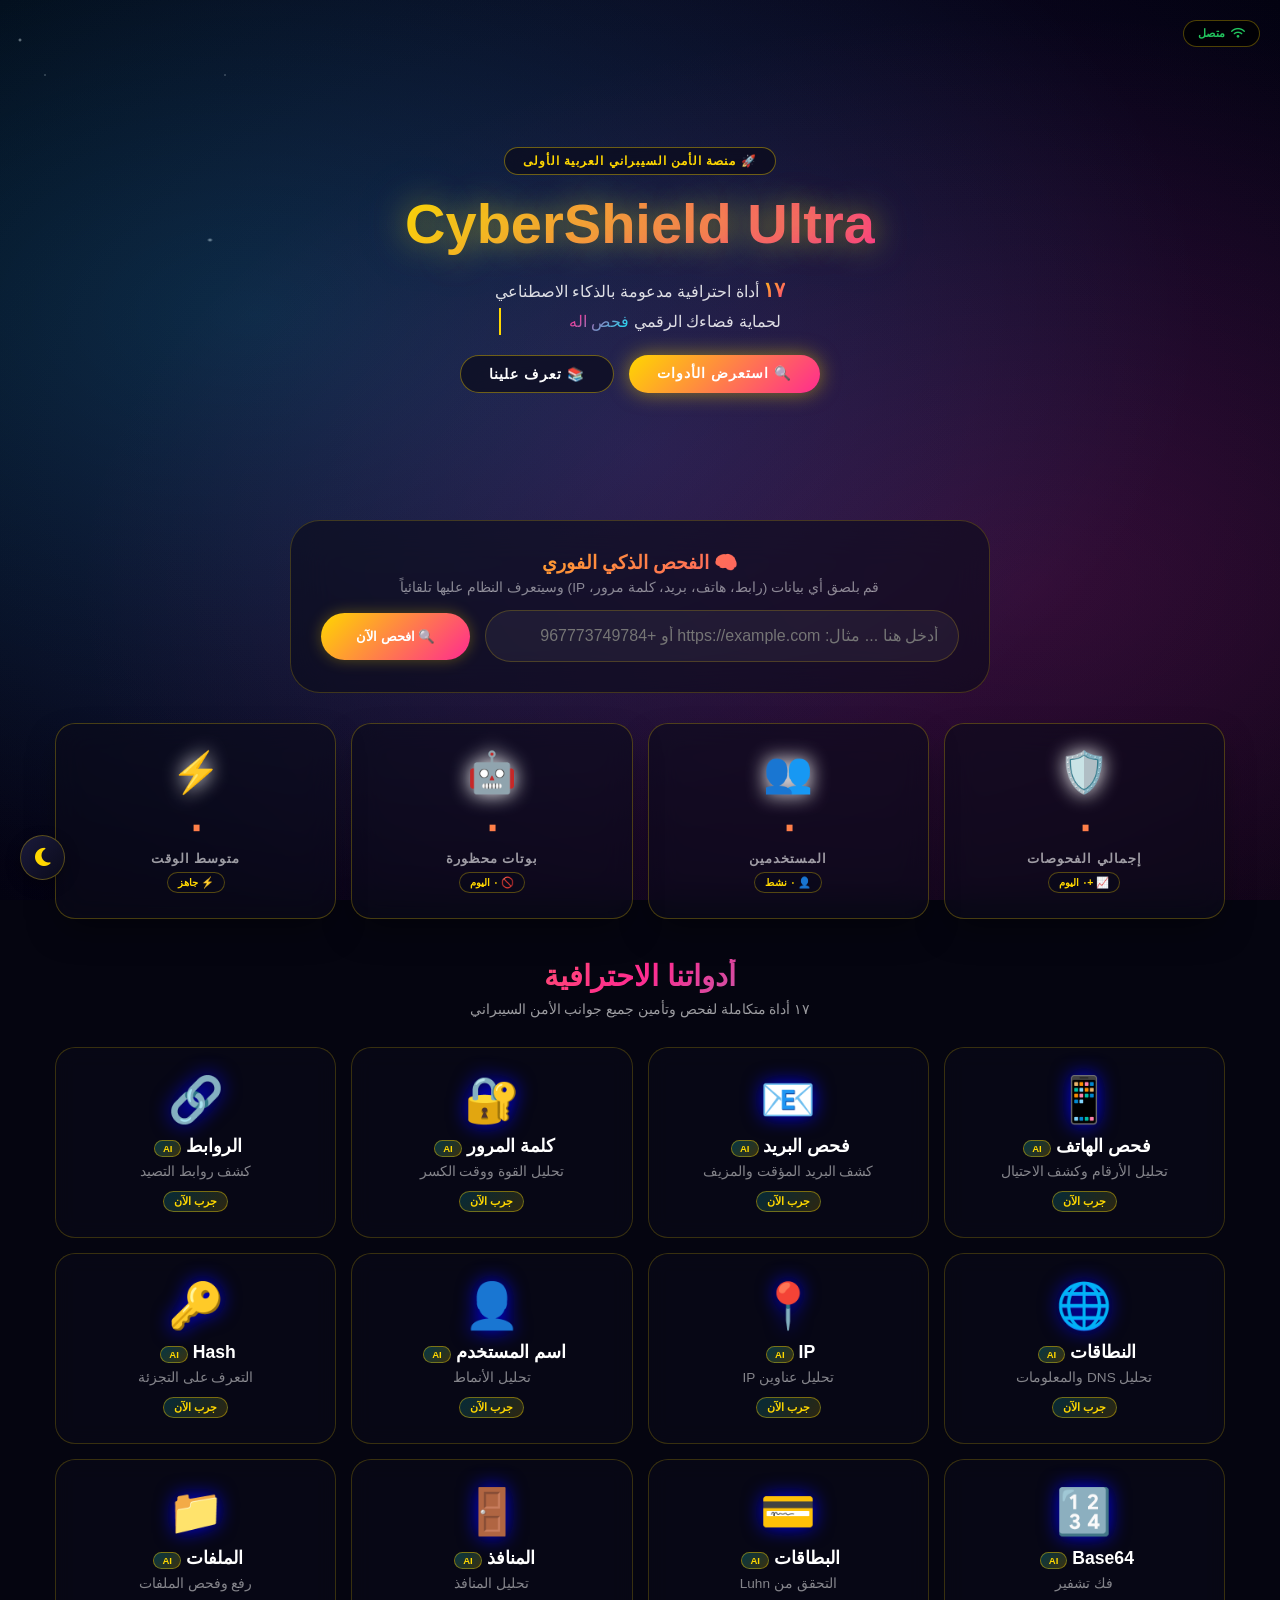
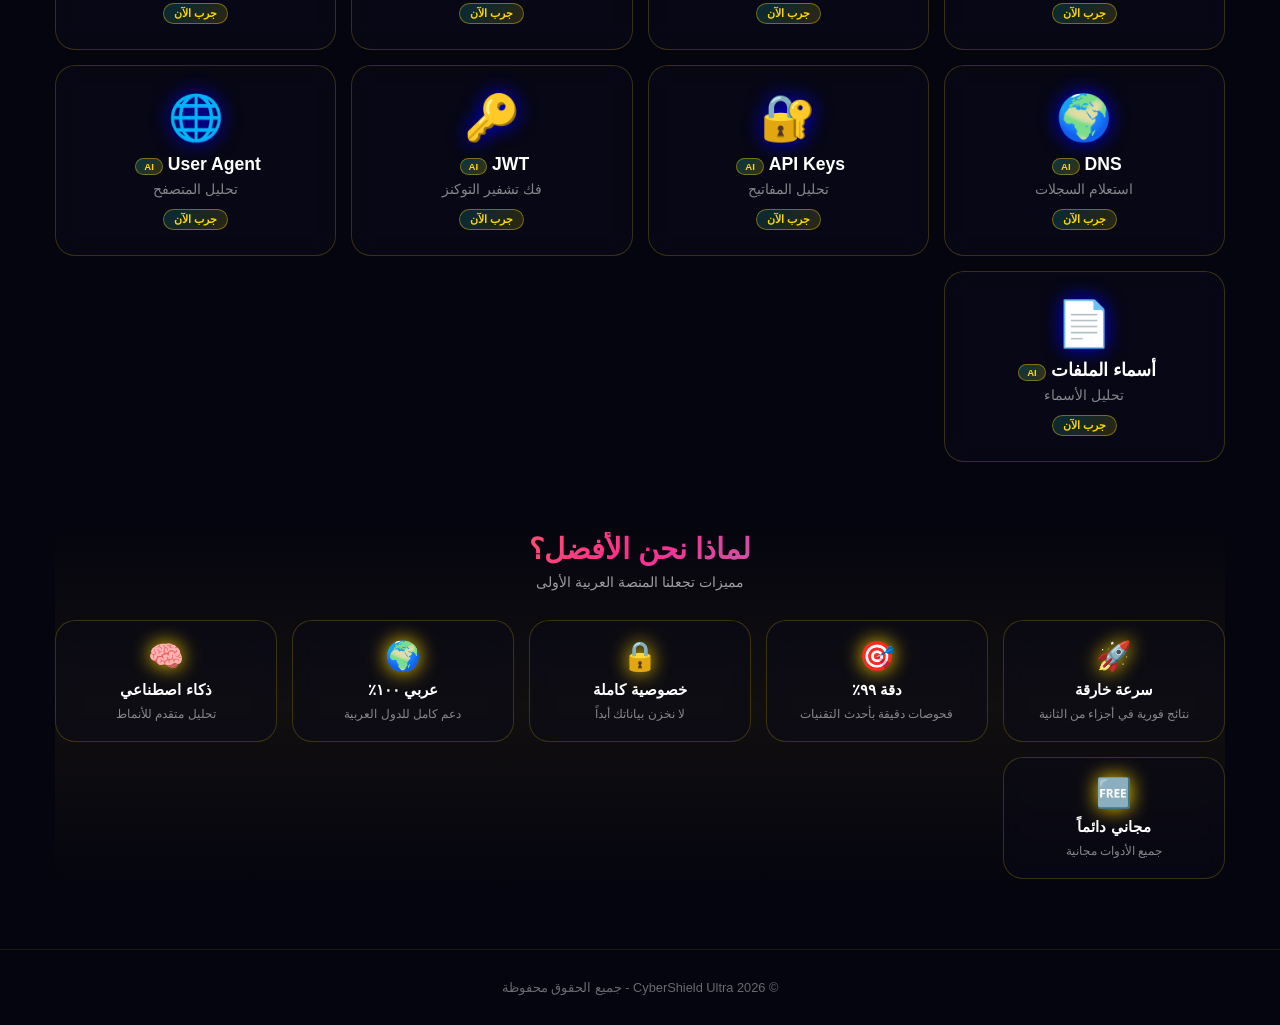
<file: index.html>
<!DOCTYPE html>
<html lang="ar" dir="rtl">
<head>
    <meta charset="UTF-8">
    <meta name="viewport" content="width=device-width, initial-scale=1.0">
    <title>CyberShield Ultra - منصة الأمن السيبراني العربية الأولى | 17 أداة احترافية مدعومة بالذكاء الاصطناعي</title>
    
    <!-- SEO & Metadata -->
    <meta name="description" content="منصة الأمن السيبراني العربية الأولى CyberShield Ultra تقدم 17 أداة احترافية مجانية: فحص الهاتف وكشف الاحتيال، فحص البريد الإلكتروني والمؤقت، تحليل قوة كلمة المرور، كشف روابط التصيد، تحليل IP و DNS، فحص النطاقات، تحليل Base64 و JWT، التحقق من البطاقات الائتمانية، فحص المنافذ، كشف الملفات الخطرة، تحليل مفاتيح API، وأكثر. إحصائيات حية، ذكاء اصطناعي داخلي، وخصوصية تامة.">
    <meta name="keywords" content="أمن سيبراني, فحص الهاتف, كشف احتيال, فحص البريد الإلكتروني, بريد مؤقت, تحليل كلمة المرور, كشف الروابط, تصيد, فحص IP, تحليل DNS, فحص النطاقات, Base64, JWT, بطاقات ائتمان, فحص المنافذ, أمان الملفات, API Keys, أدوات أمنية مجانية, منصة عربية, CyberShield Ultra">
    <link rel="canonical" href="https://cybersecuritypro.pythonanywhere.com/">

    <!-- Open Graph Tags -->
    <meta property="og:title" content="CyberShield Ultra - منصة الأمن السيبراني العربية الأولى">
    <meta property="og:description" content="منصة الأمن السيبراني العربية الأولى تقدم 17 أداة احترافية مجانية مدعومة بالذكاء الاصطناعي">
    <meta property="og:type" content="website">
    <meta property="og:url" content="https://cybersecuritypro.pythonanywhere.com/">
    <meta property="og:site_name" content="CyberShield Ultra">
    <meta property="og:image" content="https://cybersecuritypro.pythonanywhere.com/static/og-image.jpg">

    <!-- Schema Markup -->
    <script type="application/ld+json">
    {
        "@context": "https://schema.org",
        "@type": "WebSite",
        "name": "CyberShield Ultra",
        "description": "منصة الأمن السيبراني العربية الأولى مع 17 أداة احترافية",
        "url": "https://cybersecuritypro.pythonanywhere.com/",
        "inLanguage": "ar",
        "potentialAction": {
            "@type": "SearchAction",
            "target": {
                "@type": "EntryPoint",
                "urlTemplate": "https://cybersecuritypro.pythonanywhere.com/search?q={search_term_string}"
            },
            "query-input": "required name=search_term_string"
        }
    }
    </script>

    <style>
        /* ============================================================
           CYBERSHIELD ULTRA - LEGENDARY ULTIMATE EDITION v7.1 (WIDE MOBILE)
           ============================================================ */
        :root {
            --primary-900: #050510;
            --primary-800: #0a0a1a;
            --primary-700: #12122b;
            --primary-600: #1a1a3a;
            --accent-neon: #00f3ff;
            --accent-purple: #b829e0;
            --accent-pink: #ff2b8f;
            --accent-orange: #ff6b2b;
            --accent-gold: #FFD700;
            --accent-silver: #C0C0C0;
            --accent-rainbow: linear-gradient(135deg, #FF0000, #FF7F00, #FFFF00, #00FF00, #0000FF, #4B0082, #9400D3);
            --gradient-magic-1: linear-gradient(135deg, #00f3ff, #b829e0, #ff2b8f, #ff6b2b, #FFD700);
            --gradient-magic-2: linear-gradient(45deg, #FFD700, #ff2b8f, #b829e0, #00f3ff);
            --gradient-magic-3: linear-gradient(225deg, #667eea, #b829e0, #ff2b8f, #FFD700);
            --gradient-rainbow: linear-gradient(90deg, #FF0000, #FF7F00, #FFFF00, #00FF00, #0000FF, #4B0082, #9400D3);
            --glow-magic: 0 0 30px rgba(255, 215, 0, 0.5), 0 0 60px rgba(0, 243, 255, 0.3);
            --glow-rainbow: 0 0 30px rgba(255, 0, 0, 0.5), 0 0 30px rgba(0, 255, 0, 0.3), 0 0 30px rgba(0, 0, 255, 0.3);
        }
        * { margin: 0; padding: 0; box-sizing: border-box; }
        body {
            font-family: 'Tajawal', 'Cairo', sans-serif;
            background: var(--primary-900);
            min-height: 100vh;
            transition: background 0.3s ease;
            overflow-x: hidden;
            color: #fff;
        }
        /* Cosmic Background */
        .cosmic-bg {
            position: fixed; top: 0; left: 0; width: 100%; height: 100%; z-index: -2;
            background: radial-gradient(ellipse at 50% 50%, #0a0a2a, #020210);
            overflow: hidden;
        }
        .stars {
            position: absolute; top: 0; left: 0; width: 100%; height: 100%;
            background-image: radial-gradient(2px 2px at 10% 20%, #fff, rgba(0,0,0,0)), radial-gradient(1px 1px at 30% 50%, #fff, rgba(0,0,0,0)), radial-gradient(3px 2px at 70% 80%, #fff, rgba(0,0,0,0)), radial-gradient(1px 1px at 90% 30%, #fff, rgba(0,0,0,0));
            background-size: 200px 200px, 150px 150px, 300px 300px, 250px 250px;
            background-repeat: no-repeat; animation: starsMove 60s linear infinite; opacity: 0.6;
        }
        @keyframes starsMove { 0% { transform: translate(0, 0); } 100% { transform: translate(50px, 50px); } }
        .nebula {
            position: absolute; top: 50%; left: 50%; width: 150%; height: 150%;
            transform: translate(-50%, -50%);
            background: radial-gradient(ellipse at 30% 40%, rgba(0, 243, 255, 0.15), transparent 50%),
                        radial-gradient(ellipse at 70% 60%, rgba(255, 43, 143, 0.15), transparent 50%),
                        radial-gradient(ellipse at 50% 50%, rgba(184, 41, 224, 0.1), transparent 70%);
            animation: nebulaPulse 20s ease-in-out infinite;
        }
        @keyframes nebulaPulse { 0%, 100% { transform: translate(-50%, -50%) scale(1); opacity: 0.5; } 50% { transform: translate(-50%, -50%) scale(1.1); opacity: 0.8; } }

        /* Light Mode (Kept intact) */
        body.light-mode { --primary-900: #f0f4ff; --primary-800: #e8edff; background: #f0f4ff; }
        body.light-mode .cosmic-bg { background: radial-gradient(ellipse at 50% 50%, #e8edff, #dce4ff); }
        body.light-mode .stat-card-legendary, body.light-mode .tool-card-legendary, body.light-mode .feature-item-legendary { background: rgba(255, 255, 255, 0.9); border-color: rgba(0, 0, 0, 0.1); }
        body.light-mode .stat-label, body.light-mode .tool-desc, body.light-mode .feature-desc { color: rgba(0, 0, 0, 0.6); }
        body.light-mode .tool-name, body.light-mode .feature-title { color: #1a1a3a; }

        /* Welcome Screen */
        .welcome-screen {
            position: fixed; top: 0; left: 0; right: 0; bottom: 0;
            background: linear-gradient(135deg, #0a0a1a, #050510); z-index: 100000;
            display: flex; align-items: center; justify-content: center; flex-direction: column; gap: 20px;
            transition: opacity 0.5s ease, visibility 0.5s ease;
        }
        .welcome-screen.hide { opacity: 0; visibility: hidden; }
        .welcome-logo { font-size: 6rem; animation: welcomePulse 1s ease infinite; filter: drop-shadow(0 0 30px #FFD700); }
        @keyframes welcomePulse { 0%, 100% { transform: scale(1); } 50% { transform: scale(1.15); } }
        .welcome-text { font-size: 1.8rem; font-weight: 800; background: linear-gradient(135deg, #FFD700, #ff2b8f, #00f3ff); -webkit-background-clip: text; -webkit-text-fill-color: transparent; }
        .welcome-spinner { width: 60px; height: 60px; border: 3px solid rgba(255, 215, 0, 0.2); border-top-color: #FFD700; border-right-color: #ff2b8f; border-bottom-color: #00f3ff; border-radius: 50%; animation: spin 1s linear infinite; }
        @keyframes spin { to { transform: rotate(360deg); } }

        /* Progress Bar */
        .progress-bar {
            position: fixed; top: 0; left: 0; width: 0%; height: 4px;
            background: linear-gradient(90deg, #FFD700, #ff2b8f, #00f3ff, #FFD700); background-size: 200% 100%;
            z-index: 10000; transition: width 0.1s ease; box-shadow: 0 0 20px rgba(255, 215, 0, 0.8);
            animation: progressGlow 2s linear infinite;
        }
        @keyframes progressGlow { 0% { background-position: 0% 0%; } 100% { background-position: 200% 0%; } }

        /* Internet Status & Theme Toggle */
        .internet-status {
            position: fixed; top: 20px; right: 20px; padding: 6px 14px; background: rgba(0, 0, 0, 0.7);
            backdrop-filter: blur(10px); border-radius: 50px; font-size: 0.7rem; z-index: 1000;
            display: flex; align-items: center; gap: 6px; border: 1px solid rgba(255, 215, 0, 0.3); font-weight: 600;
        }
        .internet-status.online { color: #22c55e; } .internet-status.offline { color: #ef4444; }
        .theme-toggle {
            position: fixed; bottom: 20px; left: 20px; width: 45px; height: 45px;
            background: linear-gradient(135deg, #1a1a3a, #0a0a1a); border: 1px solid rgba(255, 215, 0, 0.3);
            border-radius: 50%; display: flex; align-items: center; justify-content: center; cursor: pointer;
            z-index: 1000; transition: all 0.3s ease; box-shadow: 0 5px 15px rgba(0, 0, 0, 0.3);
        }
        .theme-toggle:hover { transform: scale(1.1) rotate(15deg); border-color: #FFD700; box-shadow: 0 0 25px rgba(255, 215, 0, 0.6); }
        .theme-toggle i { font-size: 1.3rem; color: #FFD700; transition: transform 0.3s ease; }
        .theme-toggle:hover i { transform: rotate(360deg); }
        .toast-notification {
            position: fixed; bottom: 80px; left: 50%; transform: translateX(-50%) translateY(100px);
            background: linear-gradient(135deg, #1a1a3a, #0a0a1a); border: 1px solid rgba(255, 215, 0, 0.4);
            border-radius: 60px; padding: 12px 24px; color: #fff; z-index: 10000;
            transition: transform 0.3s cubic-bezier(0.175, 0.885, 0.32, 1.275);
            box-shadow: 0 10px 30px rgba(0, 0, 0, 0.3); backdrop-filter: blur(15px);
            display: flex; align-items: center; gap: 12px; font-size: 0.9rem; font-weight: 600;
        }
        .toast-notification.show { transform: translateX(-50%) translateY(0); }
        .toast-icon { font-size: 1.2rem; animation: toastIconPop 0.3s ease; }
        @keyframes toastIconPop { 0% { transform: scale(0); } 100% { transform: scale(1); } }

        /* HERO SECTION & ORIGINAL CSS */
        .hero-legendary { position: relative; min-height: 60vh; display: flex; align-items: center; justify-content: center; text-align: center; padding: 40px 20px; overflow: hidden; }
        .hero-content { position: relative; z-index: 10; max-width: 800px; margin: 0 auto; }
        .hero-badge { display: inline-block; padding: 6px 18px; background: rgba(10, 10, 26, 0.7); border: 1px solid rgba(255, 215, 0, 0.4); border-radius: 50px; color: #FFD700; font-size: 0.75rem; font-weight: 700; letter-spacing: 1px; text-transform: uppercase; margin-bottom: 15px; backdrop-filter: blur(10px); animation: badgePulse 2s infinite; }
        @keyframes badgePulse { 0%, 100% { box-shadow: 0 0 0 0 rgba(255, 215, 0, 0.4); } 50% { box-shadow: 0 0 0 10px rgba(255, 215, 0, 0); } }
        .hero-title { font-size: clamp(2rem, 6vw, 3.5rem); font-weight: 900; line-height: 1.2; margin-bottom: 15px; background: linear-gradient(135deg, #FFD700, #ff2b8f, #00f3ff, #b829e0); background-size: 300% 300%; -webkit-background-clip: text; -webkit-text-fill-color: transparent; animation: gradientMove 5s ease infinite; text-shadow: var(--glow-magic); }
        @keyframes gradientMove { 0%, 100% { background-position: 0% 50%; } 50% { background-position: 100% 50%; } }
        .hero-subtitle { font-size: 1rem; color: rgba(255, 255, 255, 0.85); max-width: 550px; margin: 0 auto 20px; line-height: 1.7; }
        .hero-highlight { font-weight: 800; background: linear-gradient(135deg, #FFD700, #ff2b8f); -webkit-background-clip: text; -webkit-text-fill-color: transparent; font-size: 1.3rem; display: inline-block; }
        .typed-text { display: inline-block; min-width: 130px; text-align: right; background: linear-gradient(135deg, #FFD700, #ff2b8f, #00f3ff); -webkit-background-clip: text; -webkit-text-fill-color: transparent; border-left: 2px solid #FFD700; padding-left: 8px; animation: blink 0.7s infinite; }
        @keyframes blink { 0%, 100% { border-left-color: #FFD700; } 50% { border-left-color: transparent; } }
        .hero-buttons { display: flex; gap: 15px; justify-content: center; flex-wrap: wrap; }
        .btn-legendary { padding: 10px 28px; border-radius: 50px; font-weight: 700; font-size: 0.85rem; letter-spacing: 1px; text-transform: uppercase; transition: all 0.4s cubic-bezier(0.175, 0.885, 0.32, 1.275); position: relative; overflow: hidden; border: none; cursor: pointer; z-index: 1; display: inline-block; text-decoration: none; }
        .btn-primary { background: linear-gradient(135deg, #FFD700, #ff2b8f); color: white; box-shadow: 0 0 20px rgba(255, 215, 0, 0.5); }
        .btn-primary:hover { transform: translateY(-3px); box-shadow: 0 10px 30px rgba(255, 215, 0, 0.6); }
        .btn-secondary { background: rgba(10, 10, 26, 0.7); backdrop-filter: blur(10px); border: 1px solid rgba(255, 215, 0, 0.4); color: #fff; }
        .btn-secondary:hover { background: rgba(255, 215, 0, 0.15); transform: translateY(-3px); border-color: #FFD700; }

        /* ============================================================
           🛠️ WIDE STATS & TOOLS (تم التعديل هنا ليكون عريضاً)
           ============================================================ */
        .container { max-width: 1200px; margin: 0 auto; padding: 0 15px; }
        
        .stats-legendary { display: grid; grid-template-columns: repeat(4, 1fr); gap: 15px; margin: 30px 0; }
        @media (max-width: 768px) { .stats-legendary { grid-template-columns: repeat(2, 1fr); gap: 12px; } } 
        @media (max-width: 480px) { .stats-legendary { grid-template-columns: 1fr; } }
        
        .stat-card-legendary { background: rgba(10, 10, 26, 0.6); backdrop-filter: blur(15px); border: 1px solid rgba(255, 215, 0, 0.25); border-radius: 20px; padding: 25px 15px; text-align: center; transition: all 0.4s; position: relative; overflow: hidden; box-shadow: 0 15px 35px -10px rgba(0, 0, 0, 0.5); }
        .stat-card-legendary::before { content: ''; position: absolute; top: 0; left: 0; right: 0; height: 100%; background: linear-gradient(135deg, rgba(0, 243, 255, 0.1), rgba(255, 215, 0, 0.1)); transform: translateY(100%); transition: transform 0.4s ease; }
        .stat-card-legendary:hover::before { transform: translateY(0); }
        .stat-card-legendary:hover { transform: translateY(-5px); border-color: rgba(255, 215, 0, 0.5); box-shadow: 0 20px 40px -15px rgba(255, 215, 0, 0.4); }
        .stat-icon { font-size: 2.5rem; margin-bottom: 10px; filter: drop-shadow(0 0 10px currentColor); animation: statFloat 3s ease-in-out infinite; }
        @keyframes statFloat { 0%, 100% { transform: translateY(0); } 50% { transform: translateY(-5px); } }
        .stat-value { font-size: 2.5rem; font-weight: 900; background: linear-gradient(135deg, #FFD700, #ff2b8f); -webkit-background-clip: text; -webkit-text-fill-color: transparent; line-height: 1; margin-bottom: 5px; }
        .stat-label { color: rgba(255, 255, 255, 0.6); font-size: 0.8rem; text-transform: uppercase; letter-spacing: 1px; font-weight: 600; margin-bottom: 6px; }
        .stat-trend { display: inline-block; padding: 3px 10px; background: rgba(10, 10, 26, 0.7); border: 1px solid rgba(255, 215, 0, 0.3); border-radius: 50px; color: #FFD700; font-size: 0.65rem; font-weight: 600; }

        /* TOOLS & FEATURES (تم جعل البطاقات تعرض 2 في الهاتف لتكون عريضة) */
        .tools-legendary { margin: 40px 0; }
        .section-header-legendary { text-align: center; margin-bottom: 30px; }
        .section-title-legendary { font-size: 1.8rem; font-weight: 800; margin-bottom: 8px; background: linear-gradient(135deg, #FFD700, #ff2b8f, #00f3ff); -webkit-background-clip: text; -webkit-text-fill-color: transparent; }
        .section-subtitle-legendary { color: rgba(255, 255, 255, 0.6); font-size: 0.85rem; max-width: 400px; margin: 0 auto; }
        
        .tools-grid-legendary { 
            display: grid; 
            grid-template-columns: repeat(2, 1fr); /* تغيير جوهري: بطاقتين عريضتين على الهاتف */
            gap: 15px; 
        }
        @media (min-width: 768px) { 
            .tools-grid-legendary { grid-template-columns: repeat(3, 1fr); } 
        }
        @media (min-width: 1024px) { 
            .tools-grid-legendary { grid-template-columns: repeat(4, 1fr); } 
        }
        
        .tool-card-legendary { background: rgba(10, 10, 26, 0.5); backdrop-filter: blur(10px); border: 1px solid rgba(255, 215, 0, 0.2); border-radius: 20px; padding: 25px 15px; text-align: center; transition: all 0.4s; cursor: pointer; position: relative; overflow: hidden; text-decoration: none; display: block; width: 100%; height: 100%; }
        .tool-card-legendary::before { content: ''; position: absolute; top: 0; left: 0; right: 0; height: 100%; background: linear-gradient(135deg, rgba(0, 243, 255, 0.08), rgba(255, 215, 0, 0.08)); transform: translateY(100%); transition: transform 0.4s ease; z-index: 0; }
        .tool-card-legendary:hover { transform: translateY(-5px); border-color: #FFD700; box-shadow: 0 20px 35px -12px rgba(255, 215, 0, 0.3); }
        .tool-card-legendary:hover::before { transform: translateY(0); }
        .tool-icon { font-size: 2.8rem; margin-bottom: 10px; position: relative; z-index: 1; filter: drop-shadow(0 0 10px currentColor); transition: all 0.3s ease; }
        .tool-card-legendary:hover .tool-icon { transform: scale(1.1) rotate(5deg); filter: drop-shadow(0 0 20px #FFD700); }
        .tool-name { font-size: 1.1rem; font-weight: 700; color: #fff; margin-bottom: 5px; position: relative; z-index: 1; }
        .tool-desc { color: rgba(255, 255, 255, 0.5); font-size: 0.85rem; line-height: 1.4; margin-bottom: 10px; position: relative; z-index: 1; }
        .tool-badge { display: inline-block; padding: 3px 10px; background: linear-gradient(135deg, rgba(0, 243, 255, 0.15), rgba(255, 215, 0, 0.15)); border: 1px solid rgba(255, 215, 0, 0.4); border-radius: 50px; color: #FFD700; font-size: 0.7rem; font-weight: 600; position: relative; z-index: 1; }
        .ai-badge { display: inline-flex; align-items: center; gap: 3px; background: linear-gradient(135deg, rgba(0, 243, 255, 0.2), rgba(255, 215, 0, 0.2)); border: 1px solid rgba(255, 215, 0, 0.4); border-radius: 50px; padding: 2px 8px; font-size: 0.6rem; font-weight: 600; color: #FFD700; margin-left: 5px; content: 'AI'; }

        /* NEW: Quick Scanner Box (Added with original aesthetics) */
        .scanner-box-legendary {
            max-width: 700px; margin: -20px auto 30px; position: relative; z-index: 20;
            background: rgba(10, 10, 26, 0.6); backdrop-filter: blur(20px); border: 1px solid rgba(255, 215, 0, 0.2);
            border-radius: 30px; padding: 30px; text-align: center;
        }
        .scanner-input-group { display: flex; gap: 15px; align-items: center; margin-top: 15px; flex-wrap: wrap; justify-content: center; }
        #scannerInput { flex: 1; min-width: 200px; padding: 16px 20px; border-radius: 60px; background: rgba(255, 255, 255, 0.05); border: 1px solid rgba(255, 215, 0, 0.2); color: white; font-size: 1rem; outline: none; transition: 0.3s; }
        #scannerInput:focus { border-color: #FFD700; box-shadow: 0 0 15px rgba(255, 215, 0, 0.2); }
        #scanBtnAction { padding: 16px 35px; border-radius: 60px; border: none; background: linear-gradient(135deg, #FFD700, #ff2b8f); color: white; font-weight: bold; cursor: pointer; transition: 0.3s; box-shadow: 0 0 15px rgba(255, 215, 0, 0.3); }
        #scanBtnAction:hover { transform: scale(1.05); box-shadow: 0 0 25px rgba(255, 215, 0, 0.5); }
        #scannerResult { margin-top: 20px; display: none; text-align: left; background: rgba(0, 0, 0, 0.3); border-radius: 16px; padding: 15px; border: 1px solid rgba(255, 215, 0, 0.1); max-height: 250px; overflow-y: auto; }
        #scannerResult pre { font-family: monospace; color: #a5f3fc; white-space: pre-wrap; word-wrap: break-word; margin: 0; }
        .scanner-loader { display: none; margin: 10px auto; width: 30px; height: 30px; border-radius: 50%; border: 3px solid rgba(255,255,255,0.1); border-top-color: #FFD700; animation: spin 1s linear infinite; }

        .features-legendary { margin: 40px 0; padding: 30px 0; background: linear-gradient(180deg, transparent, rgba(255, 215, 0, 0.05), transparent); border-radius: 50px; }
        .features-grid-legendary { display: grid; grid-template-columns: repeat(auto-fit, minmax(220px, 1fr)); gap: 15px; }
        .feature-item-legendary { background: rgba(10, 10, 26, 0.4); backdrop-filter: blur(10px); border: 1px solid rgba(255, 215, 0, 0.2); border-radius: 20px; padding: 18px; text-align: center; transition: all 0.4s ease; }
        .feature-item-legendary:hover { border-color: #FFD700; transform: translateY(-5px); box-shadow: 0 15px 30px -12px rgba(255, 215, 0, 0.3); }
        .feature-icon { font-size: 1.8rem; margin-bottom: 8px; filter: drop-shadow(0 0 10px #FFD700); }
        .feature-title { font-size: 0.95rem; font-weight: 700; color: #fff; margin-bottom: 6px; }
        .feature-desc { color: rgba(255, 255, 255, 0.5); font-size: 0.75rem; line-height: 1.5; }
        .scroll-reveal { opacity: 0; transform: translateY(30px); transition: all 0.6s cubic-bezier(0.175, 0.885, 0.32, 1.275); }
        .scroll-reveal.revealed { opacity: 1; transform: translateY(0); }
        ::-webkit-scrollbar { width: 8px; } ::-webkit-scrollbar-track { background: #0a0a1a; } ::-webkit-scrollbar-thumb { background: linear-gradient(135deg, #FFD700, #ff2b8f); border-radius: 10px; } ::-webkit-scrollbar-thumb:hover { background: linear-gradient(135deg, #ff2b8f, #00f3ff); }
    </style>
</head>
<body>

<div class="cosmic-bg"><div class="stars"></div><div class="nebula"></div></div>

<div class="welcome-screen" id="welcomeScreen">
    <div class="welcome-logo">🛡️</div>
    <div class="welcome-text">CyberShield Ultra</div>
    <div class="welcome-spinner"></div>
</div>

<div class="progress-bar" id="progressBar"></div>
<div class="internet-status" id="internetStatus">
    <i class="fas fa-wifi"></i> <span id="internetText">متصل</span>
</div>
<div class="theme-toggle" id="themeToggle">
    <i class="fas fa-moon"></i>
</div>

<section class="hero-legendary">
    <div class="hero-content">
        <div class="hero-badge">🚀 منصة الأمن السيبراني العربية الأولى</div>
        <h2 class="hero-title">CyberShield Ultra</h2>
        <p class="hero-subtitle">
            <span class="hero-highlight">١٧</span> أداة احترافية مدعومة بالذكاء الاصطناعي<br>
            لحماية فضاءك الرقمي <span class="typed-text"></span>
        </p>
        <div class="hero-buttons">
            <a href="#tools" class="btn-legendary btn-primary">🔍 استعرض الأدوات</a>
            <a href="https://cybersecuritypro.pythonanywhere.com/about" class="btn-legendary btn-secondary">📚 تعرف علينا</a>
        </div>
    </div>
</section>

<!-- ⭐ NEW: ULTRA SMART SCANNER (Works with all 17 tools via API) -->
<div class="container">
    <div class="scanner-box-legendary scroll-reveal">
        <h3 style="margin-bottom: 5px; font-size: 1.2rem; background: linear-gradient(135deg, #FFD700, #ff2b8f); -webkit-background-clip: text; -webkit-text-fill-color: transparent;">🧠 الفحص الذكي الفوري</h3>
        <p style="color: rgba(255,255,255,0.5); font-size: 0.85rem;">قم بلصق أي بيانات (رابط، هاتف، بريد، كلمة مرور، IP) وسيتعرف النظام عليها تلقائياً</p>
        <div class="scanner-input-group">
            <input type="text" id="scannerInput" placeholder="أدخل هنا ... مثال: https://example.com أو +967773749784">
            <button id="scanBtnAction" onclick="runSmartScan()">🔍 افحص الآن</button>
        </div>
        <div class="scanner-loader" id="scannerLoader"></div>
        <div id="scannerResult"><pre></pre></div>
    </div>
</div>

<div class="container">
    <div class="stats-legendary">
        <div class="stat-card-legendary scroll-reveal">
            <div class="stat-icon">🛡️</div>
            <div class="stat-value"><span class="counter-number" id="total-scans">٠</span></div>
            <div class="stat-label">إجمالي الفحوصات</div>
            <div class="stat-trend" id="scans-trend">📈 +٠ اليوم</div>
        </div>
        <div class="stat-card-legendary scroll-reveal">
            <div class="stat-icon">👥</div>
            <div class="stat-value"><span class="counter-number" id="total-users">٠</span></div>
            <div class="stat-label">المستخدمين</div>
            <div class="stat-trend" id="users-trend">👤 ٠ نشط</div>
        </div>
        <div class="stat-card-legendary scroll-reveal">
            <div class="stat-icon">🤖</div>
            <div class="stat-value"><span class="counter-number" id="blocked-bots">٠</span></div>
            <div class="stat-label">بوتات محظورة</div>
            <div class="stat-trend" id="bots-trend">🚫 ٠ اليوم</div>
        </div>
        <div class="stat-card-legendary scroll-reveal">
            <div class="stat-icon">⚡</div>
            <div class="stat-value"><span class="counter-number" id="avg-time">٠</span></div>
            <div class="stat-label">متوسط الوقت</div>
            <div class="stat-trend" id="time-trend">⚡ جاهز</div>
        </div>
    </div>

    <section class="tools-legendary" id="tools">
        <div class="section-header-legendary">
            <h2 class="section-title-legendary">أدواتنا الاحترافية</h2>
            <p class="section-subtitle-legendary">١٧ أداة متكاملة لفحص وتأمين جميع جوانب الأمن السيبراني</p>
        </div>
        <div class="tools-grid-legendary">
            <!-- Static 17 Tools (Fixed Absolute URLs) -->
            <a href="https://cybersecuritypro.pythonanywhere.com/phone-check" class="tool-card-legendary scroll-reveal"><div class="tool-icon">📱</div><h3 class="tool-name">فحص الهاتف <span class="ai-badge">AI</span></h3><p class="tool-desc">تحليل الأرقام وكشف الاحتيال</p><span class="tool-badge">جرب الآن</span></a>
            <a href="https://cybersecuritypro.pythonanywhere.com/email-check" class="tool-card-legendary scroll-reveal"><div class="tool-icon">📧</div><h3 class="tool-name">فحص البريد <span class="ai-badge">AI</span></h3><p class="tool-desc">كشف البريد المؤقت والمزيف</p><span class="tool-badge">جرب الآن</span></a>
            <a href="https://cybersecuritypro.pythonanywhere.com/password-check" class="tool-card-legendary scroll-reveal"><div class="tool-icon">🔐</div><h3 class="tool-name">كلمة المرور <span class="ai-badge">AI</span></h3><p class="tool-desc">تحليل القوة ووقت الكسر</p><span class="tool-badge">جرب الآن</span></a>
            <a href="https://cybersecuritypro.pythonanywhere.com/url-check" class="tool-card-legendary scroll-reveal"><div class="tool-icon">🔗</div><h3 class="tool-name">الروابط <span class="ai-badge">AI</span></h3><p class="tool-desc">كشف روابط التصيد</p><span class="tool-badge">جرب الآن</span></a>
            <a href="https://cybersecuritypro.pythonanywhere.com/domain-check" class="tool-card-legendary scroll-reveal"><div class="tool-icon">🌐</div><h3 class="tool-name">النطاقات <span class="ai-badge">AI</span></h3><p class="tool-desc">تحليل DNS والمعلومات</p><span class="tool-badge">جرب الآن</span></a>
            <a href="https://cybersecuritypro.pythonanywhere.com/ip-check" class="tool-card-legendary scroll-reveal"><div class="tool-icon">📍</div><h3 class="tool-name">IP <span class="ai-badge">AI</span></h3><p class="tool-desc">تحليل عناوين IP</p><span class="tool-badge">جرب الآن</span></a>
            <a href="https://cybersecuritypro.pythonanywhere.com/username-check" class="tool-card-legendary scroll-reveal"><div class="tool-icon">👤</div><h3 class="tool-name">اسم المستخدم <span class="ai-badge">AI</span></h3><p class="tool-desc">تحليل الأنماط</p><span class="tool-badge">جرب الآن</span></a>
            <a href="https://cybersecuritypro.pythonanywhere.com/hash-check" class="tool-card-legendary scroll-reveal"><div class="tool-icon">🔑</div><h3 class="tool-name">Hash <span class="ai-badge">AI</span></h3><p class="tool-desc">التعرف على التجزئة</p><span class="tool-badge">جرب الآن</span></a>
            <a href="https://cybersecuritypro.pythonanywhere.com/base64-check" class="tool-card-legendary scroll-reveal"><div class="tool-icon">🔢</div><h3 class="tool-name">Base64 <span class="ai-badge">AI</span></h3><p class="tool-desc">فك تشفير</p><span class="tool-badge">جرب الآن</span></a>
            <a href="https://cybersecuritypro.pythonanywhere.com/credit-card-check" class="tool-card-legendary scroll-reveal"><div class="tool-icon">💳</div><h3 class="tool-name">البطاقات <span class="ai-badge">AI</span></h3><p class="tool-desc">التحقق من Luhn</p><span class="tool-badge">جرب الآن</span></a>
            <a href="https://cybersecuritypro.pythonanywhere.com/port-check" class="tool-card-legendary scroll-reveal"><div class="tool-icon">🚪</div><h3 class="tool-name">المنافذ <span class="ai-badge">AI</span></h3><p class="tool-desc">تحليل المنافذ</p><span class="tool-badge">جرب الآن</span></a>
            <a href="https://cybersecuritypro.pythonanywhere.com/file-upload-check" class="tool-card-legendary scroll-reveal"><div class="tool-icon">📁</div><h3 class="tool-name">الملفات <span class="ai-badge">AI</span></h3><p class="tool-desc">رفع وفحص الملفات</p><span class="tool-badge">جرب الآن</span></a>
            <a href="https://cybersecuritypro.pythonanywhere.com/dns-check" class="tool-card-legendary scroll-reveal"><div class="tool-icon">🌍</div><h3 class="tool-name">DNS <span class="ai-badge">AI</span></h3><p class="tool-desc">استعلام السجلات</p><span class="tool-badge">جرب الآن</span></a>
            <a href="https://cybersecuritypro.pythonanywhere.com/api-key-check" class="tool-card-legendary scroll-reveal"><div class="tool-icon">🔐</div><h3 class="tool-name">API Keys <span class="ai-badge">AI</span></h3><p class="tool-desc">تحليل المفاتيح</p><span class="tool-badge">جرب الآن</span></a>
            <a href="https://cybersecuritypro.pythonanywhere.com/jwt-check" class="tool-card-legendary scroll-reveal"><div class="tool-icon">🔑</div><h3 class="tool-name">JWT <span class="ai-badge">AI</span></h3><p class="tool-desc">فك تشفير التوكنز</p><span class="tool-badge">جرب الآن</span></a>
            <a href="https://cybersecuritypro.pythonanywhere.com/user-agent-check" class="tool-card-legendary scroll-reveal"><div class="tool-icon">🌐</div><h3 class="tool-name">User Agent <span class="ai-badge">AI</span></h3><p class="tool-desc">تحليل المتصفح</p><span class="tool-badge">جرب الآن</span></a>
            <a href="https://cybersecuritypro.pythonanywhere.com/filename-check" class="tool-card-legendary scroll-reveal"><div class="tool-icon">📄</div><h3 class="tool-name">أسماء الملفات <span class="ai-badge">AI</span></h3><p class="tool-desc">تحليل الأسماء</p><span class="tool-badge">جرب الآن</span></a>
        </div>
    </section>

    <section class="features-legendary">
        <div class="section-header-legendary">
            <h2 class="section-title-legendary">لماذا نحن الأفضل؟</h2>
            <p class="section-subtitle-legendary">مميزات تجعلنا المنصة العربية الأولى</p>
        </div>
        <div class="features-grid-legendary">
            <div class="feature-item-legendary scroll-reveal"><div class="feature-icon">🚀</div><h3 class="feature-title">سرعة خارقة</h3><p class="feature-desc">نتائج فورية في أجزاء من الثانية</p></div>
            <div class="feature-item-legendary scroll-reveal"><div class="feature-icon">🎯</div><h3 class="feature-title">دقة ٩٩٪</h3><p class="feature-desc">فحوصات دقيقة بأحدث التقنيات</p></div>
            <div class="feature-item-legendary scroll-reveal"><div class="feature-icon">🔒</div><h3 class="feature-title">خصوصية كاملة</h3><p class="feature-desc">لا نخزن بياناتك أبداً</p></div>
            <div class="feature-item-legendary scroll-reveal"><div class="feature-icon">🌍</div><h3 class="feature-title">عربي ١٠٠٪</h3><p class="feature-desc">دعم كامل للدول العربية</p></div>
            <div class="feature-item-legendary scroll-reveal"><div class="feature-icon">🧠</div><h3 class="feature-title">ذكاء اصطناعي</h3><p class="feature-desc">تحليل متقدم للأنماط</p></div>
            <div class="feature-item-legendary scroll-reveal"><div class="feature-icon">🆓</div><h3 class="feature-title">مجاني دائماً</h3><p class="feature-desc">جميع الأدوات مجانية</p></div>
        </div>
    </section>
</div>

<footer style="text-align: center; padding: 30px; color: rgba(255,255,255,0.4); font-size: 0.8rem; border-top: 1px solid rgba(255,215,0,0.1); margin-top: 40px;">
    <p>© 2026 CyberShield Ultra - جميع الحقوق محفوظة</p>
</footer>

<!-- JAVASCRIPT -->
<link rel="stylesheet" href="https://cdnjs.cloudflare.com/ajax/libs/font-awesome/6.4.0/css/all.min.css">
<script>
(function() {
    "use strict";
    function toArabicNumber(num) {
        if (num === undefined || num === null) return '٠';
        const arabicDigits = ['٠', '١', '٢', '٣', '٤', '٥', '٦', '٧', '٨', '٩'];
        return num.toString().replace(/\d/g, (d) => arabicDigits[d]);
    }
    
    function animateCounter(element, target) {
        if (!element) return;
        let current = 0; const duration = 1000; const stepTime = 20; const steps = duration / stepTime; const increment = target / steps;
        const interval = setInterval(() => {
            current += increment;
            if (current >= target) { element.textContent = toArabicNumber(Math.floor(target)); clearInterval(interval); element.style.transform = 'scale(1.05)'; setTimeout(() => { element.style.transform = ''; }, 200); }
            else { element.textContent = toArabicNumber(Math.floor(current)); }
        }, stepTime);
    }

    async function loadLiveStats() {
        try {
            // ✅ FIX: Absolute URL pointing to your PythonAnywhere API
            const response = await fetch('https://cybersecuritypro.pythonanywhere.com/api/public/stats');
            if (response.ok) {
                const stats = await response.json();
                animateCounter(document.getElementById('total-scans'), stats.total_scans || 0);
                animateCounter(document.getElementById('total-users'), stats.active_users || 0);
                animateCounter(document.getElementById('blocked-bots'), stats.blocked_bots || 0);
                animateCounter(document.getElementById('avg-time'), Math.round(stats.avg_response_time_ms || 0));
                const scansTrend = document.getElementById('scans-trend');
                if (scansTrend) scansTrend.innerHTML = `📈 +${toArabicNumber(stats.today_scans || 0)} اليوم`;
            }
        } catch (error) { console.error('❌ فشل جلب الإحصائيات:', error); }
    }

    function showToast(message, type = 'success') {
        const toast = document.createElement('div'); toast.className = 'toast-notification';
        const icon = type === 'success' ? '✅' : type === 'error' ? '❌' : 'ℹ️';
        toast.innerHTML = `<div class="toast-icon">${icon}</div><div>${message}</div>`;
        document.body.appendChild(toast);
        setTimeout(() => toast.classList.add('show'), 100);
        setTimeout(() => { toast.classList.remove('show'); setTimeout(() => toast.remove(), 300); }, 3000);
    }

    // Typing Effect (Kept as is)
    const words = ['فحص الهاتف', 'كشف البريد المزيف', 'تحليل كلمة المرور', 'كشف روابط التصيد', 'تحليل IP', 'فحص النطاقات'];
    let wordIndex = 0, charIndex = 0, isDeleting = false;
    function typeEffect() {
        const currentWord = words[wordIndex];
        let displayedText = '';
        if (isDeleting) { displayedText = currentWord.substring(0, charIndex - 1); charIndex--; }
        else { displayedText = currentWord.substring(0, charIndex + 1); charIndex++; }
        const heroSubtitle = document.querySelector('.hero-subtitle');
        if (heroSubtitle) {
            let typedSpan = heroSubtitle.querySelector('.typed-text');
            if (!typedSpan && heroSubtitle.innerHTML.includes('لحماية فضاءك الرقمي')) {
                heroSubtitle.innerHTML = heroSubtitle.innerHTML + ' <span class="typed-text"></span>';
                typedSpan = heroSubtitle.querySelector('.typed-text');
            }
            if (typedSpan) typedSpan.textContent = displayedText;
        }
        if (!isDeleting && charIndex === currentWord.length) { isDeleting = true; setTimeout(typeEffect, 2000); }
        else if (isDeleting && charIndex === 0) { isDeleting = false; wordIndex = (wordIndex + 1) % words.length; setTimeout(typeEffect, 500); }
        else { setTimeout(typeEffect, isDeleting ? 50 : 100); }
    }
    setTimeout(typeEffect, 1000);

    // Progress Bar
    const progressBar = document.getElementById('progressBar');
    window.addEventListener('scroll', () => {
        const winScroll = document.body.scrollTop || document.documentElement.scrollTop;
        const height = document.documentElement.scrollHeight - document.documentElement.clientHeight;
        if (height > 0) progressBar.style.width = (winScroll / height) * 100 + '%';
    });

    // Theme Toggle
    const themeToggle = document.getElementById('themeToggle');
    let isDarkMode = true;
    themeToggle.addEventListener('click', () => {
        isDarkMode = !isDarkMode;
        if (isDarkMode) { document.body.classList.remove('light-mode'); themeToggle.innerHTML = '<i class="fas fa-moon"></i>'; showToast('🌙 تم التبديل إلى الوضع الليلي', 'info'); }
        else { document.body.classList.add('light-mode'); themeToggle.innerHTML = '<i class="fas fa-sun"></i>'; showToast('☀️ تم التبديل إلى الوضع النهاري', 'info'); }
    });

    // Internet Status
    const internetStatus = document.getElementById('internetStatus'); const internetText = document.getElementById('internetText');
    function updateInternetStatus() {
        if (navigator.onLine) { internetStatus.classList.add('online'); internetStatus.classList.remove('offline'); internetText.textContent = 'متصل'; }
        else { internetStatus.classList.add('offline'); internetStatus.classList.remove('online'); internetText.textContent = 'غير متصل'; showToast('⚠️ انقطع الاتصال بالإنترنت!', 'error'); }
    }
    window.addEventListener('online', updateInternetStatus); window.addEventListener('offline', updateInternetStatus); updateInternetStatus();

    // Scroll Reveal
    const revealElements = document.querySelectorAll('.scroll-reveal');
    const revealObserver = new IntersectionObserver((entries) => {
        entries.forEach(entry => { if (entry.isIntersecting) { entry.target.classList.add('revealed'); revealObserver.unobserve(entry.target); } });
    }, { threshold: 0.1 });
    revealElements.forEach(el => revealObserver.observe(el));

    // Welcome Screen - FIXED: Reduced to 700ms for better UX
    const welcomeScreen = document.getElementById('welcomeScreen');
    if (welcomeScreen) {
        setTimeout(() => {
            welcomeScreen.classList.add('hide');
            setTimeout(() => welcomeScreen.style.display = 'none', 500);
        }, 700); // ⏱️ Better speed
    }

    // Hover effects
    document.querySelectorAll('.tool-card-legendary').forEach(card => {
        card.addEventListener('mouseenter', () => {
            const icon = card.querySelector('.tool-icon');
            if (icon) { icon.style.transform = 'scale(1.15) rotate(8deg)'; setTimeout(() => { icon.style.transform = ''; }, 300); }
        });
    });

    // ============================================================
    // ⭐ NEW SMART SCANNER LOGIC (Replaces the need for separate pages)
    // ============================================================
    window.runSmartScan = async function() {
        const input = document.getElementById('scannerInput').value.trim();
        const output = document.getElementById('scannerResult').querySelector('pre');
        const loader = document.getElementById('scannerLoader');
        const resultBox = document.getElementById('scannerResult');

        if (!input) { showToast('الرجاء إدخال البيانات للفحص!', 'error'); return; }

        // Auto-detect tool type (Simplified heuristic)
        let tool = 'url';
        if (/^\+?[0-9]{7,15}$/.test(input)) tool = 'phone';
        else if (/^[^\s@]+@[^\s@]+\.[^\s@]+$/.test(input)) tool = 'email';
        else if (/^[a-fA-F0-9]{32,128}$/.test(input) || /^\$2[aby]\$/.test(input)) tool = 'hash';
        else if (/^[0-9]{1,3}\.[0-9]{1,3}\.[0-9]{1,3}\.[0-9]{1,3}$/.test(input)) tool = 'ip';
        else if (/^[a-zA-Z0-9.-]+\.[a-zA-Z]{2,}$/.test(input)) tool = 'domain';
        // Fallback to url or api key detection if needed

        // UI feedback
        loader.style.display = 'block';
        resultBox.style.display = 'none';
        output.textContent = '';
        showToast(`جاري التحليل باستخدام أداة: ${tool}...`, 'info');

        try {
            const payload = {};
            payload[tool] = input;
            // ✅ API Call to backend
            const response = await fetch('https://cybersecuritypro.pythonanywhere.com/api/v1/scan/' + tool, {
                method: 'POST',
                headers: { 'Content-Type': 'application/json' },
                body: JSON.stringify(payload)
            });
            const json = await response.json();
            loader.style.display = 'none';
            resultBox.style.display = 'block';
            output.textContent = JSON.stringify(json, null, 2);
            showToast('✅ اكتمل الفحص بنجاح!', 'success');
        } catch (err) {
            loader.style.display = 'none';
            resultBox.style.display = 'block';
            output.textContent = '❌ خطأ في الاتصال بالسيرفر: ' + err.message;
            showToast('❌ حدث خطأ أثناء الفحص!', 'error');
        }
    };

    // Trigger scanner on Enter key
    document.getElementById('scannerInput').addEventListener('keypress', function(e) {
        if (e.key === 'Enter') { e.preventDefault(); window.runSmartScan(); }
    });

    // Init
    loadLiveStats();
    setInterval(loadLiveStats, 30000);
    setTimeout(() => { showToast('🔥 مرحباً بك في CyberShield Ultra - منصة الأمن السيبراني العربية الأولى', 'success'); }, 2000);
})();
</script>
</body>
</html>
</file>
